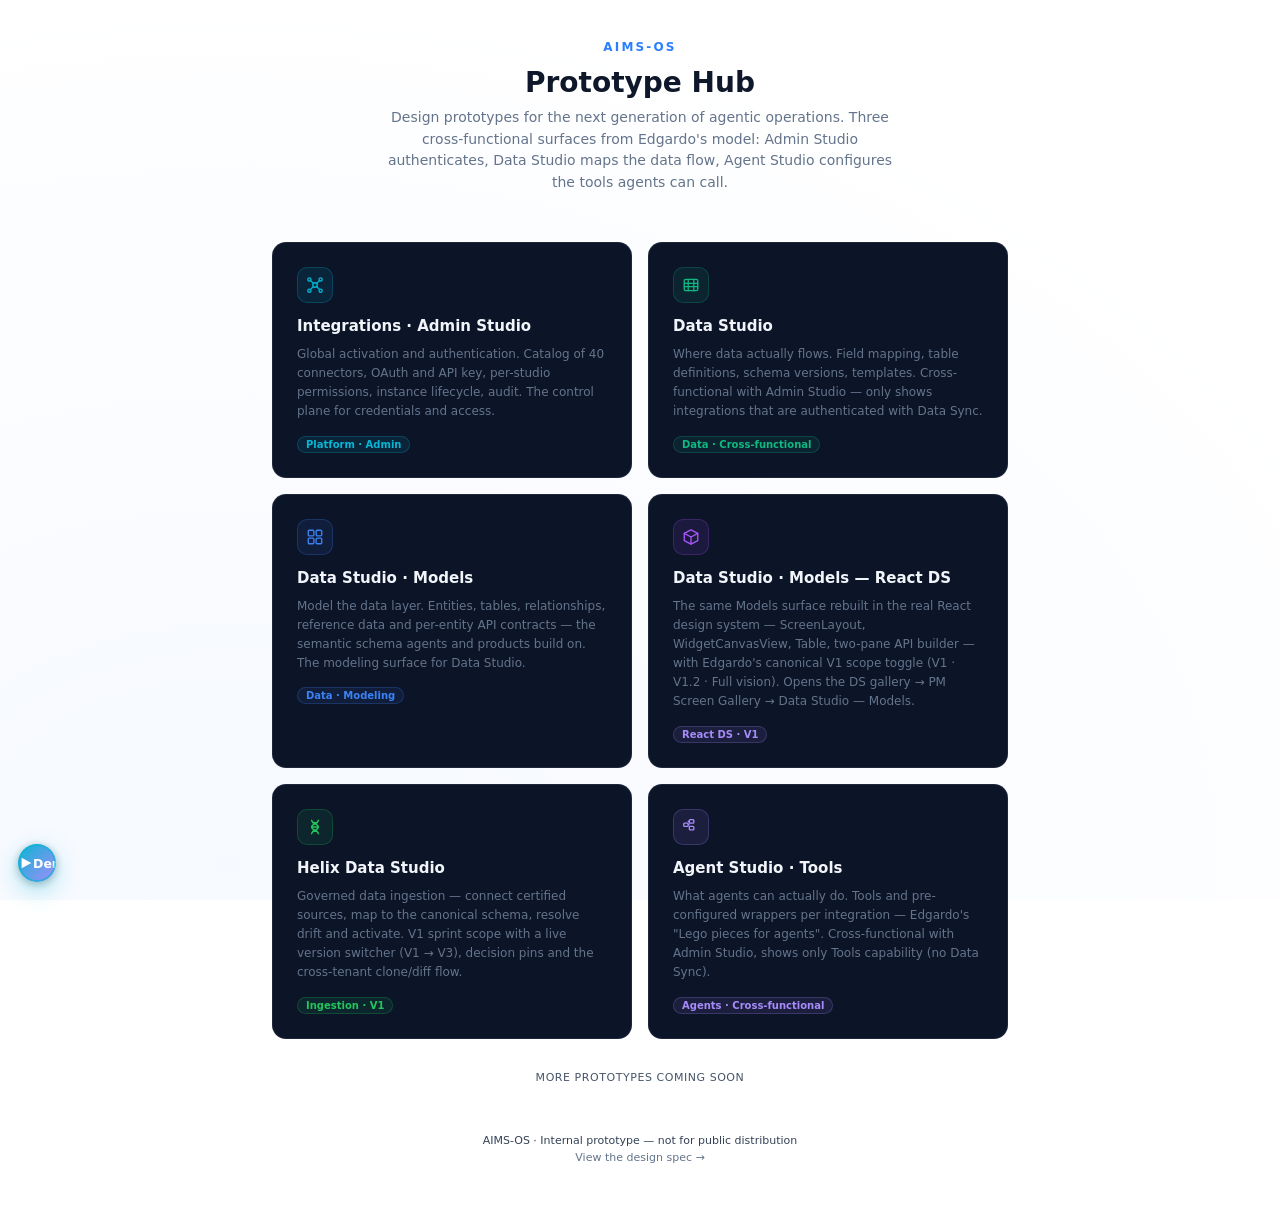
<file: index.html>
<!DOCTYPE html>
<html lang="en">
<head>
  <meta charset="UTF-8"/>
  <meta name="viewport" content="width=device-width,initial-scale=1"/>
  <title>AIMS-OS — Prototype Hub</title>
  <style>
    *{margin:0;padding:0;box-sizing:border-box}
    /* App/Background — from DS Figma (node 12655:211436). Theme-aware:
   dark = diagonal navy gradient · light = subtle blue-white radial glow. */
:root{
  --ds-app-bg-dark: linear-gradient(155.58deg, #020618 14.2%, #0f172b 50%, #020618 85.8%);
  --ds-app-bg-light: radial-gradient(130% 130% at 18% 96%, #f6f9ff 0%, #ffffff 78%);
  --app-bg: var(--ds-app-bg-dark);
  --app-fg: #e2e8f0;
}
@media (prefers-color-scheme: light){ :root{ --app-bg: var(--ds-app-bg-light); --app-fg: #0f172a; } }
html.theme-dark{ --app-bg: var(--ds-app-bg-dark); --app-fg: #e2e8f0; }
html.theme-light{ --app-bg: var(--ds-app-bg-light); --app-fg: #0f172a; }
body{font-family:'Inter',system-ui,sans-serif;background:var(--app-bg);background-attachment:fixed;color:var(--app-fg);min-height:100vh;display:flex;flex-direction:column;align-items:center;justify-content:center;padding:40px 20px}
    .logo{font-size:12px;font-weight:700;letter-spacing:.18em;text-transform:uppercase;color:#2B7FFF;margin-bottom:12px}
    h1{font-size:28px;font-weight:700;color:var(--app-fg);margin-bottom:8px;text-align:center}
    .sub{font-size:14px;color:#64748b;margin-bottom:48px;text-align:center;max-width:520px;line-height:1.55}
    .grid{display:grid;grid-template-columns:repeat(auto-fit,minmax(280px,360px));gap:16px;width:100%;max-width:760px;justify-content:center}
    .card{background:#0c1428;border:1px solid rgba(255,255,255,.08);border-radius:14px;padding:24px;text-decoration:none;color:inherit;transition:border-color .15s,transform .15s;display:flex;flex-direction:column;gap:10px}
    .card:hover{border-color:rgba(6,182,212,.45);transform:translateY(-2px)}
    .card-ico{width:36px;height:36px;border-radius:10px;display:flex;align-items:center;justify-content:center;margin-bottom:4px}
    .card-title{font-size:15px;font-weight:700;color:#f1f5f9}
    .card-desc{font-size:12px;color:#64748b;line-height:1.6}
    .card-tag{display:inline-flex;align-items:center;gap:5px;font-size:10px;font-weight:700;padding:2px 8px;border-radius:20px;margin-top:4px;width:fit-content}
    .tag-cyan{background:rgba(6,182,212,.1);color:#06B6D4;border:1px solid rgba(6,182,212,.22)}
    .tag-emerald{background:rgba(16,185,129,.10);color:#10B981;border:1px solid rgba(16,185,129,.22)}
    .tag-blue{background:rgba(59,130,246,.10);color:#3B82F6;border:1px solid rgba(59,130,246,.22)}
.tag-purple{background:rgba(167,139,250,.10);color:#A78BFA;border:1px solid rgba(167,139,250,.22)}
.tag-green{background:rgba(34,197,94,.10);color:#22C55E;border:1px solid rgba(34,197,94,.22)}
    .coming{margin-top:32px;font-size:11px;color:#475569;letter-spacing:.05em;text-transform:uppercase}
    .ft{margin-top:48px;font-size:11px;color:#334155;text-align:center;line-height:1.6}
    .ft a{color:#64748b;text-decoration:none}
    .ft a:hover{color:#94a3b8}
  </style>
</head>
<body>
  <div class="logo">AIMS-OS</div>
  <h1>Prototype Hub</h1>
  <p class="sub">Design prototypes for the next generation of agentic operations. Three cross-functional surfaces from Edgardo's model: Admin Studio authenticates, Data Studio maps the data flow, Agent Studio configures the tools agents can call.</p>

  <div class="grid">
    <a class="card" href="settings.html">
      <div class="card-ico" style="background:rgba(6,182,212,.1);border:1px solid rgba(6,182,212,.22)">
        <svg width="18" height="18" viewBox="0 0 16 16" fill="none">
          <circle cx="8" cy="8" r="2" stroke="#06B6D4" stroke-width="1.2"/>
          <circle cx="3" cy="3" r="1.4" stroke="#06B6D4" stroke-width="1.2"/>
          <circle cx="13" cy="3" r="1.4" stroke="#06B6D4" stroke-width="1.2"/>
          <circle cx="3" cy="13" r="1.4" stroke="#06B6D4" stroke-width="1.2"/>
          <circle cx="13" cy="13" r="1.4" stroke="#06B6D4" stroke-width="1.2"/>
          <path d="M4.1 4.1l2.5 2.5M11.9 4.1L9.4 6.6M4.1 11.9l2.5-2.5M11.9 11.9L9.4 9.4" stroke="#06B6D4" stroke-width="1.2" stroke-linecap="round"/>
        </svg>
      </div>
      <div class="card-title">Integrations · Admin Studio</div>
      <div class="card-desc">Global activation and authentication. Catalog of 40 connectors, OAuth and API key, per-studio permissions, instance lifecycle, audit. The control plane for credentials and access.</div>
      <span class="card-tag tag-cyan">Platform · Admin</span>
    </a>

    <a class="card" href="data-studio.html">
      <div class="card-ico" style="background:rgba(16,185,129,.10);border:1px solid rgba(16,185,129,.22)">
        <svg width="18" height="18" viewBox="0 0 16 16" fill="none">
          <rect x="2" y="3" width="12" height="10" rx="1.2" stroke="#10B981" stroke-width="1.2"/>
          <path d="M2 6.5h12M2 9.5h12M5.5 3v10M10.5 3v10" stroke="#10B981" stroke-width="1.1" stroke-linecap="round"/>
        </svg>
      </div>
      <div class="card-title">Data Studio</div>
      <div class="card-desc">Where data actually flows. Field mapping, table definitions, schema versions, templates. Cross-functional with Admin Studio — only shows integrations that are authenticated with Data Sync.</div>
      <span class="card-tag tag-emerald">Data · Cross-functional</span>
    </a>

    <a class="card" href="data-studio-models.html">
      <div class="card-ico" style="background:rgba(59,130,246,.10);border:1px solid rgba(59,130,246,.22)">
        <svg width="18" height="18" viewBox="0 0 16 16" fill="none">
          <rect x="2" y="2" width="5" height="5" rx="1" stroke="#3B82F6" stroke-width="1.2"/>
          <rect x="9" y="2" width="5" height="5" rx="1" stroke="#3B82F6" stroke-width="1.2"/>
          <rect x="2" y="9" width="5" height="5" rx="1" stroke="#3B82F6" stroke-width="1.2"/>
          <rect x="9" y="9" width="5" height="5" rx="1" stroke="#3B82F6" stroke-width="1.2"/>
        </svg>
      </div>
      <div class="card-title">Data Studio · Models</div>
      <div class="card-desc">Model the data layer. Entities, tables, relationships, reference data and per-entity API contracts — the semantic schema agents and products build on. The modeling surface for Data Studio.</div>
      <span class="card-tag tag-blue">Data · Modeling</span>
    </a>

    <a class="card" href="models-react/">
      <div class="card-ico" style="background:rgba(168,85,247,.10);border:1px solid rgba(168,85,247,.22)">
        <svg width="18" height="18" viewBox="0 0 16 16" fill="none" stroke="#A855F7" stroke-width="1.2" stroke-linecap="round" stroke-linejoin="round">
          <path d="M8 1.7l6 3.15v6.3L8 14.3 2 11.15v-6.3L8 1.7Z"/>
          <path d="M2 4.85 8 8l6-3.15M8 8v6.3"/>
        </svg>
      </div>
      <div class="card-title">Data Studio · Models — React DS</div>
      <div class="card-desc">The same Models surface rebuilt in the real React design system — ScreenLayout, WidgetCanvasView, Table, two-pane API builder — with Edgardo's canonical V1 scope toggle (V1 · V1.2 · Full vision). Opens the DS gallery → PM Screen Gallery → Data Studio — Models.</div>
      <span class="card-tag tag-purple">React DS · V1</span>
    </a>

    <a class="card" href="helix-data-studio.html">
      <div class="card-ico" style="background:rgba(34,197,94,.10);border:1px solid rgba(34,197,94,.22)">
        <svg width="18" height="18" viewBox="0 0 16 16" fill="none" stroke="#22C55E" stroke-width="1.2" stroke-linecap="round" stroke-linejoin="round">
          <path d="M5 2c0 3 6 3 6 6s-6 3-6 6"/>
          <path d="M11 2c0 3-6 3-6 6s6 3 6 6"/>
          <path d="M6 4.2h4M5.2 8h5.6M6 11.8h4"/>
        </svg>
      </div>
      <div class="card-title">Helix Data Studio</div>
      <div class="card-desc">Governed data ingestion — connect certified sources, map to the canonical schema, resolve drift and activate. V1 sprint scope with a live version switcher (V1 → V3), decision pins and the cross-tenant clone/diff flow.</div>
      <span class="card-tag tag-green">Ingestion · V1</span>
    </a>

    <a class="card" href="agent-tools.html">
      <div class="card-ico" style="background:rgba(167,139,250,.10);border:1px solid rgba(167,139,250,.22)">
        <svg width="18" height="18" viewBox="0 0 16 16" fill="none">
          <rect x="1.5" y="4.5" width="4" height="3" rx=".8" stroke="#A78BFA" stroke-width="1.2"/>
          <rect x="6.5" y="1.5" width="4" height="3" rx=".8" stroke="#A78BFA" stroke-width="1.2"/>
          <rect x="6.5" y="7.5" width="4" height="3" rx=".8" stroke="#A78BFA" stroke-width="1.2"/>
          <path d="M5.5 6h1M5.5 3H6a.5.5 0 01.5.5v1" stroke="#A78BFA" stroke-width="1" stroke-linecap="round"/>
        </svg>
      </div>
      <div class="card-title">Agent Studio · Tools</div>
      <div class="card-desc">What agents can actually do. Tools and pre-configured wrappers per integration — Edgardo's "Lego pieces for agents". Cross-functional with Admin Studio, shows only Tools capability (no Data Sync).</div>
      <span class="card-tag tag-purple">Agents · Cross-functional</span>
    </a>
  </div>

  <p class="coming">More prototypes coming soon</p>

  <p class="ft">
    AIMS-OS · Internal prototype — not for public distribution<br>
    <a href="docs/spec.md">View the design spec →</a>
  </p>
<!-- ===== AIMS-OS Demo WalkMe (guided tour) ===== -->
<style>
/* Floating trigger (bottom-left; label swaps Demo <-> Continue) */
.tour-trigger{
  position:fixed; bottom:18px; left:18px; z-index:80;
  display:inline-flex; align-items:center; gap:0; padding:0; height:38px; width:38px;
  border-radius:9999px; background:linear-gradient(135deg,#06B6D4 0%,#A78BFA 100%);
  color:#fff; border:none; cursor:pointer; font-family:inherit; font-size:12.5px; font-weight:600;
  white-space:nowrap; overflow:hidden;
  box-shadow:0 8px 24px rgba(6,182,212,.36), 0 2px 8px rgba(0,0,0,.28);
  transition:width .22s cubic-bezier(.18,.84,.34,1.1), gap .22s, padding .22s, transform .15s, box-shadow .15s;
}
.tour-trigger:hover, .tour-trigger:focus-visible{
  width:112px; gap:6px; padding:0 16px 0 12px; transform:translateY(-2px);
  box-shadow:0 14px 32px rgba(6,182,212,.50), 0 4px 12px rgba(0,0,0,.36); outline:none;
}
.tour-trigger svg{flex-shrink:0; margin-left:1px}
.tour-trigger-pulse{position:absolute; inset:0; border-radius:inherit; border:2px solid rgba(6,182,212,.6); animation:tourPulse 2s ease-out infinite; pointer-events:none}
.tour-trigger.seen .tour-trigger-pulse{display:none}
.tour-trigger.tour-active{display:none}
@keyframes tourPulse{0%{transform:scale(1);opacity:.8}100%{transform:scale(1.25);opacity:0}}
@media (max-width:520px){.tour-trigger{bottom:14px; left:14px}}

/* Interactive mask = 4 dim strips around the target (leaves a clickable hole) */
.tour-mask{position:fixed; z-index:150; background:rgba(4,8,18,.55); pointer-events:auto; display:none}
.tour-mask.active{display:block}
html.theme-light .tour-mask{background:rgba(15,23,42,.32)}

/* Spotlight ring — sits over the hole, never blocks clicks */
.tour-spotlight{
  position:fixed; z-index:155; pointer-events:none; border-radius:14px; border:2px solid var(--cyan,#06B6D4);
  box-shadow:0 0 0 4px rgba(6,182,212,.18), 0 0 32px rgba(6,182,212,.55), 0 0 64px rgba(6,182,212,.25);
  background:transparent; transition:all .28s cubic-bezier(.4,0,.2,1); opacity:0;
}
.tour-spotlight.active{opacity:1; animation:tourSpotlightPulse 2s ease-in-out infinite}
@keyframes tourSpotlightPulse{
  0%,100%{box-shadow:0 0 0 4px rgba(6,182,212,.18), 0 0 32px rgba(6,182,212,.55), 0 0 64px rgba(6,182,212,.25)}
  50%{box-shadow:0 0 0 6px rgba(6,182,212,.28), 0 0 48px rgba(6,182,212,.70), 0 0 96px rgba(6,182,212,.35)}
}
html.theme-light .tour-spotlight{border-color:var(--accent,#2B7FFF); box-shadow:0 0 0 4px rgba(43,127,255,.18), 0 0 32px rgba(43,127,255,.50), 0 0 64px rgba(43,127,255,.20)}

/* Popover */
.tour-popover{
  position:fixed; z-index:160; width:360px; max-width:calc(100vw - 32px);
  background:linear-gradient(180deg, rgba(20,28,48,.98) 0%, rgba(13,19,35,.98) 100%);
  border:1px solid var(--line-strong,rgba(255,255,255,.14)); border-radius:var(--r12,12px); backdrop-filter:blur(24px) saturate(1.8);
  box-shadow:0 16px 48px rgba(0,0,0,.55), 0 0 0 1px rgba(255,255,255,.04); padding:18px 20px;
  opacity:0; transform:scale(.96) translateY(4px); pointer-events:none;
  transition:opacity .2s ease-out, transform .25s cubic-bezier(.34,1.56,.64,1);
}
.tour-popover.active{opacity:1; transform:scale(1) translateY(0); pointer-events:auto}
html.theme-light .tour-popover{background:linear-gradient(180deg,#FFF 0%,#FAFBFC 100%); box-shadow:0 16px 48px rgba(15,23,42,.18), 0 0 0 1px rgba(15,23,42,.04)}
/* Responsive: dock as a bottom sheet on narrow screens */
.tour-popover.is-sheet{left:8px !important; right:8px; top:auto !important; bottom:8px; width:auto; max-width:none}
.tour-popover-header{display:flex; align-items:center; gap:8px; margin-bottom:8px}
.tour-popover-step{font-size:10.5px; font-weight:700; letter-spacing:.10em; text-transform:uppercase; color:var(--cyan,#06B6D4); padding:2px 8px; border-radius:10px; background:rgba(6,182,212,.10); border:1px solid rgba(6,182,212,.25)}
.tour-popover-restart{background:transparent; border:none; cursor:pointer; color:var(--t3,rgba(255,255,255,.38)); font-size:11px; padding:4px 6px; border-radius:5px; font-family:inherit}
.tour-popover-restart:hover{background:var(--hover,rgba(255,255,255,.04)); color:var(--t1,rgba(255,255,255,.92))}
.tour-popover-skip{margin-left:auto; background:transparent; border:none; cursor:pointer; color:var(--t3,rgba(255,255,255,.38)); font-size:11px; padding:4px 8px; border-radius:5px; font-family:inherit}
.tour-popover-skip:hover{background:var(--hover,rgba(255,255,255,.04)); color:var(--t1,rgba(255,255,255,.92))}
.tour-popover-title{font-size:16px; font-weight:700; color:var(--t1,rgba(255,255,255,.92)); line-height:1.3; margin-bottom:8px}
.tour-popover-body{font-size:13px; line-height:1.6; color:var(--t2,rgba(255,255,255,.60)); margin-bottom:16px}
.tour-popover-body strong,.tour-popover-body b{color:var(--t1,rgba(255,255,255,.92)); font-weight:600}
.tour-popover-body code{font-family:'SF Mono',Menlo,monospace; font-size:12px; background:rgba(6,182,212,.10); color:var(--cyan,#06B6D4); padding:1.5px 5px; border-radius:4px}
.tour-popover-footer{display:flex; align-items:center; gap:10px; padding-top:12px; border-top:1px solid var(--line,rgba(255,255,255,.10))}
.tour-progress{display:inline-flex; gap:4px; flex:1}
.tour-progress-dot{width:6px; height:6px; border-radius:50%; background:var(--hover-strong,rgba(255,255,255,.08)); transition:background .15s, transform .15s}
.tour-progress-dot.current{background:var(--cyan,#06B6D4); transform:scale(1.4)}
.tour-progress-dot.done{background:rgba(6,182,212,.45)}
.tour-btn{padding:7px 14px; font-size:12.5px; font-weight:600; border-radius:var(--r6,6px); cursor:pointer; border:none; font-family:inherit; transition:.14s}
.tour-btn-prev{background:transparent; color:var(--t2,rgba(255,255,255,.60)); border:1px solid var(--line,rgba(255,255,255,.10))}
.tour-btn-prev:hover{background:var(--hover,rgba(255,255,255,.04)); color:var(--t1,rgba(255,255,255,.92))}
.tour-btn-next{background:linear-gradient(135deg,#06B6D4 0%,#155DFC 100%); color:#fff; box-shadow:0 2px 8px rgba(6,182,212,.30)}
.tour-btn-next:hover{transform:translateY(-1px)}

/* Visually-hidden live region (screen-reader step announcements) */
.tour-sr-only{position:absolute; width:1px; height:1px; padding:0; margin:-1px; overflow:hidden; clip:rect(0 0 0 0); white-space:nowrap; border:0}

/* Accessibility: honor reduced-motion */
@media (prefers-reduced-motion: reduce){
  .tour-spotlight, .tour-spotlight.active{animation:none; transition:none}
  .tour-popover{transition:none; transform:none}
  .tour-trigger-pulse{display:none}
}
</style>



<button class="tour-trigger" id="tourTrigger" onclick="startTour()" aria-label="Start product demo">
  <span class="tour-trigger-pulse"></span>
  <svg width="14" height="14" viewBox="0 0 16 16" fill="none"><path d="M3 2l11 6-11 6V2z" fill="currentColor"/></svg>
  <span class="tour-trigger-label">Demo</span>
</button>
<div class="tour-mask" id="tourMaskT"></div>
<div class="tour-mask" id="tourMaskR"></div>
<div class="tour-mask" id="tourMaskB"></div>
<div class="tour-mask" id="tourMaskL"></div>
<div class="tour-spotlight" id="tourSpotlight"></div>
<div class="tour-popover" id="tourPopover" role="dialog" aria-modal="true" aria-labelledby="tourTitle"></div>
<div class="tour-sr-only" id="tourLive" aria-live="polite" aria-atomic="true"></div>



<script>
/* --- Author these for THIS surface. target = real selector; route = real hash. --- */
const TOUR_STEPS = [
  { title:'AIMS-OS Prototype Hub', body:'Three cross-functional surfaces from the engineering model. About 30 seconds — use <strong>&larr; &rarr;</strong> or the buttons.' },
  { title:'Admin Studio · Integrations', body:'Global activation and authentication — the control plane for credentials, access and audit.', target:'.grid > a:nth-child(1)', scrollToTarget:true },
  { title:'Data Studio', body:'Where data actually flows — field mapping, tables, schema versions. Cross-functional with Admin Studio.', target:'.grid > a:nth-child(2)', scrollToTarget:true },
  { title:'Agent Studio · Tools', body:'What agents can actually do — tools and wrappers per integration.', target:'.grid > a:nth-child(3)', scrollToTarget:true },
  { title:'Pick a surface', body:'Open any card to explore its prototype. Press <strong>Esc</strong> to exit the tour.' }
];

const TOUR_LS_STEP = 'aims-tour-step';   // resume pointer
const TOUR_LS_DONE = 'aims-tour-seen';   // completed once
let tourState = { active:false, stepIndex:0 };
let _tourLastFocus = null;

function _tourSave(){ try{ localStorage.setItem(TOUR_LS_STEP, String(tourState.stepIndex)); }catch(e){} }
function _tourClearProgress(){ try{ localStorage.removeItem(TOUR_LS_STEP); localStorage.setItem(TOUR_LS_DONE,'1'); }catch(e){} }

function startTour(){                 // resume where left off, else step 1
  let i = 0;
  try{ const s = localStorage.getItem(TOUR_LS_STEP); if (s!=null && +s>0 && +s<TOUR_STEPS.length) i = +s; }catch(e){}
  startTourAt(i);
}
function restartTour(){ startTourAt(0); }
function startTourAt(i){
  tourState = { active:true, stepIndex: Math.max(0, Math.min(i|0, TOUR_STEPS.length-1)) };
  _tourLastFocus = document.activeElement;
  const t = document.getElementById('tourTrigger'); if (t) t.classList.add('tour-active');
  paintTourStep();
}
function endTour(finished){
  tourState.active = false;
  const t = document.getElementById('tourTrigger'); if (t){ t.classList.remove('tour-active'); t.classList.add('seen'); }
  ['tourMaskT','tourMaskR','tourMaskB','tourMaskL'].forEach(id=>{ const e=document.getElementById(id); if(e) e.classList.remove('active'); });
  const sp=document.getElementById('tourSpotlight'); if(sp) sp.classList.remove('active');
  const po=document.getElementById('tourPopover'); if(po) po.classList.remove('active');
  finished ? _tourClearProgress() : _tourSave();
  const sw=document.getElementById('studioSwitcher'); if(sw){ sw.classList.remove('open'); sw.setAttribute('aria-hidden','true'); }
  _tourRefreshTriggerLabel();
  if (_tourLastFocus && _tourLastFocus.focus){ try{ _tourLastFocus.focus(); }catch(e){} }
}
function tourNext(){ if (tourState.stepIndex>=TOUR_STEPS.length-1){ endTour(true); return; } tourState.stepIndex++; _tourSave(); paintTourStep(); }
function tourPrev(){ if (tourState.stepIndex<=0) return; tourState.stepIndex--; _tourSave(); paintTourStep(); }

function paintTourStep(){
  if (!tourState.active) return;
  const step = TOUR_STEPS[tourState.stepIndex];
  const isFirst = tourState.stepIndex===0, isLast = tourState.stepIndex===TOUR_STEPS.length-1;

  /* --- Orchestration hooks (all guarded — drop the ones this surface lacks) --- */
  if (step.mode && typeof state==='object' && state.mode!==step.mode){
    state.mode=step.mode; try{ localStorage.setItem('aims_mode',step.mode); }catch(e){}
    document.documentElement.classList.toggle('mode-operate', step.mode==='operate');
    if (typeof paintModeToggle==='function') paintModeToggle();
  }
  if (step.persona && typeof state==='object' && state.persona!==step.persona){
    state.persona=step.persona; try{ localStorage.setItem('aims_persona',step.persona); }catch(e){}
    if (typeof paintPersonaPill==='function') paintPersonaPill();
  }
  const sw=document.getElementById('studioSwitcher');
  if (sw){ if (step.openSwitcher){ sw.classList.add('open'); sw.setAttribute('aria-hidden','false'); }
           else if (sw.classList.contains('open')){ sw.classList.remove('open'); sw.setAttribute('aria-hidden','true'); } }
  if (step.route && location.hash!==step.route){ location.hash=step.route; }
  else if (step.route && step.mode && typeof route==='function'){ route(); }
  if (step.detailTab && typeof setDetailTab==='function'){
    setTimeout(()=>{ const slug=location.hash.split('/')[2]; if (slug) setDetailTab(slug, step.detailTab); }, 100);
  }

  setTimeout(()=>{
    const popover=document.getElementById('tourPopover'), spotlight=document.getElementById('tourSpotlight');
    popover.innerHTML = `
      <div class="tour-popover-header">
        <span class="tour-popover-step">Step ${tourState.stepIndex+1} of ${TOUR_STEPS.length}</span>
        ${!isFirst ? `<button class="tour-popover-restart" onclick="restartTour()">Restart</button>` : ''}
        <button class="tour-popover-skip" onclick="endTour(false)">Skip tour</button>
      </div>
      <div class="tour-popover-title" id="tourTitle">${step.title}</div>
      <div class="tour-popover-body">${step.body}</div>
      <div class="tour-popover-footer">
        <div class="tour-progress">${TOUR_STEPS.map((_,i)=>`<div class="tour-progress-dot ${i===tourState.stepIndex?'current':i<tourState.stepIndex?'done':''}"></div>`).join('')}</div>
        ${!isFirst ? `<button class="tour-btn tour-btn-prev" onclick="tourPrev()">← Back</button>` : ''}
        <button class="tour-btn tour-btn-next" onclick="${isLast?'endTour(true)':'tourNext()'}">${isLast?'Finish':'Next →'}</button>
      </div>`;

    const targetEl = step.target ? document.querySelector(step.target) : null;
    if (targetEl){
      if (step.scrollToTarget){
        const sc=document.querySelector('.content'); const r=targetEl.getBoundingClientRect();
        if (sc){ sc.scrollBy({ top:r.top - sc.getBoundingClientRect().top - 80, behavior:'smooth' }); }
        else { targetEl.scrollIntoView({ behavior:'smooth', block:'start' }); }
      }
      const place = ()=>{ _tourPlace(targetEl.getBoundingClientRect(), popover, spotlight); };
      setTimeout(place, step.scrollToTarget ? 700 : 50);
      if (step.scrollToTarget) setTimeout(place, 1100);
    } else {
      _tourMaskFull(); spotlight.classList.remove('active'); _tourCenter(popover);
    }

    // a11y: announce + move focus into popover
    const live=document.getElementById('tourLive'); if (live) live.textContent=`Step ${tourState.stepIndex+1} of ${TOUR_STEPS.length}. ${step.title}`;
    const nextBtn=popover.querySelector('.tour-btn-next'); if (nextBtn) setTimeout(()=>nextBtn.focus(), 60);
  }, step.route ? 250 : 50);
}

/* Position spotlight ring + 4-strip mask (click-through hole) + popover */
function _tourPlace(rect, popover, spotlight){
  const pad=6;
  spotlight.style.left=(rect.left-pad)+'px'; spotlight.style.top=(rect.top-pad)+'px';
  spotlight.style.width=(rect.width+pad*2)+'px'; spotlight.style.height=(rect.height+pad*2)+'px';
  spotlight.classList.add('active');
  _tourMask(rect, pad);
  if (window.innerWidth < 560){ popover.classList.add('is-sheet'); popover.classList.add('active'); return; }
  popover.classList.remove('is-sheet');
  const pw=360, ph=popover.offsetHeight||280, m=16, W=window.innerWidth, H=window.innerHeight;
  let top, left;
  if (rect.bottom+ph+m < H){ top=rect.bottom+16; left=Math.min(Math.max(rect.left,16), W-pw-16); }
  else if (rect.top-ph-m > 0){ top=rect.top-ph-16; left=Math.min(Math.max(rect.left,16), W-pw-16); }
  else { top=(H-ph)/2; left=(W-pw)/2; }
  popover.style.left=left+'px'; popover.style.top=top+'px'; popover.classList.add('active');
}
function _tourMask(rect, pad){
  const W=window.innerWidth, H=window.innerHeight;
  const top=Math.max(0,rect.top-pad), bot=Math.min(H,rect.bottom+pad), lft=Math.max(0,rect.left-pad), rgt=Math.min(W,rect.right+pad);
  const set=(id,l,t,w,h)=>{ const e=document.getElementById(id); e.style.left=l+'px'; e.style.top=t+'px'; e.style.width=Math.max(0,w)+'px'; e.style.height=Math.max(0,h)+'px'; e.classList.add('active'); };
  set('tourMaskT',0,0,W,top);
  set('tourMaskB',0,bot,W,H-bot);
  set('tourMaskL',0,top,lft,bot-top);
  set('tourMaskR',rgt,top,W-rgt,bot-top);
}
function _tourMaskFull(){
  const T=document.getElementById('tourMaskT'); T.style.left='0'; T.style.top='0'; T.style.width='100vw'; T.style.height='100vh'; T.classList.add('active');
  ['tourMaskR','tourMaskB','tourMaskL'].forEach(id=>{ const e=document.getElementById(id); e.classList.remove('active'); });
}
function _tourCenter(popover){
  if (window.innerWidth < 560){ popover.classList.add('is-sheet'); popover.classList.add('active'); return; }
  popover.classList.remove('is-sheet');
  popover.style.left=((window.innerWidth-360)/2)+'px'; popover.style.top=((window.innerHeight-(popover.offsetHeight||280))/2)+'px';
  popover.classList.add('active');
}

/* Keyboard nav (arrows / esc) */
document.addEventListener('keydown',(e)=>{
  if (!tourState.active) return;
  if (e.key==='Escape'){ endTour(false); }
  else if (e.key==='ArrowRight'){ e.preventDefault(); tourNext(); }
  else if (e.key==='ArrowLeft'){ e.preventDefault(); tourPrev(); }
});
/* Focus-trap: keep Tab inside the popover while the tour is active */
document.addEventListener('keydown',(e)=>{
  if (!tourState.active || e.key!=='Tab') return;
  const po=document.getElementById('tourPopover');
  const f=po.querySelectorAll('button,[href],input,select,textarea,[tabindex]:not([tabindex="-1"])');
  if (!f.length) return;
  const first=f[0], last=f[f.length-1];
  if (e.shiftKey && document.activeElement===first){ e.preventDefault(); last.focus(); }
  else if (!e.shiftKey && document.activeElement===last){ e.preventDefault(); first.focus(); }
});

/* Trigger label reflects resume state ("Continue" vs "Demo") */
function _tourRefreshTriggerLabel(){
  const t=document.getElementById('tourTrigger'); if (!t) return;
  const label=t.querySelector('.tour-trigger-label');
  let saved=null; try{ saved=localStorage.getItem(TOUR_LS_STEP); }catch(e){}
  if (saved!=null && +saved>0 && +saved<TOUR_STEPS.length){ if (label) label.textContent='Continue'; t.classList.add('seen'); }
  else { if (label) label.textContent='Demo'; try{ if (localStorage.getItem(TOUR_LS_DONE)) t.classList.add('seen'); }catch(e){} }
}

/* Init: deep-link ?tour=N (1-based) auto-starts at that step; else set label */
(function tourInit(){
  _tourRefreshTriggerLabel();
  try{
    const q=new URLSearchParams(window.location.search).get('tour');
    if (q!=null){ const n=parseInt(q,10); if (!isNaN(n)){ startTourAt(Math.max(0,n-1)); } }
  }catch(e){}
})();
</script>

</body>
</html>
</file>
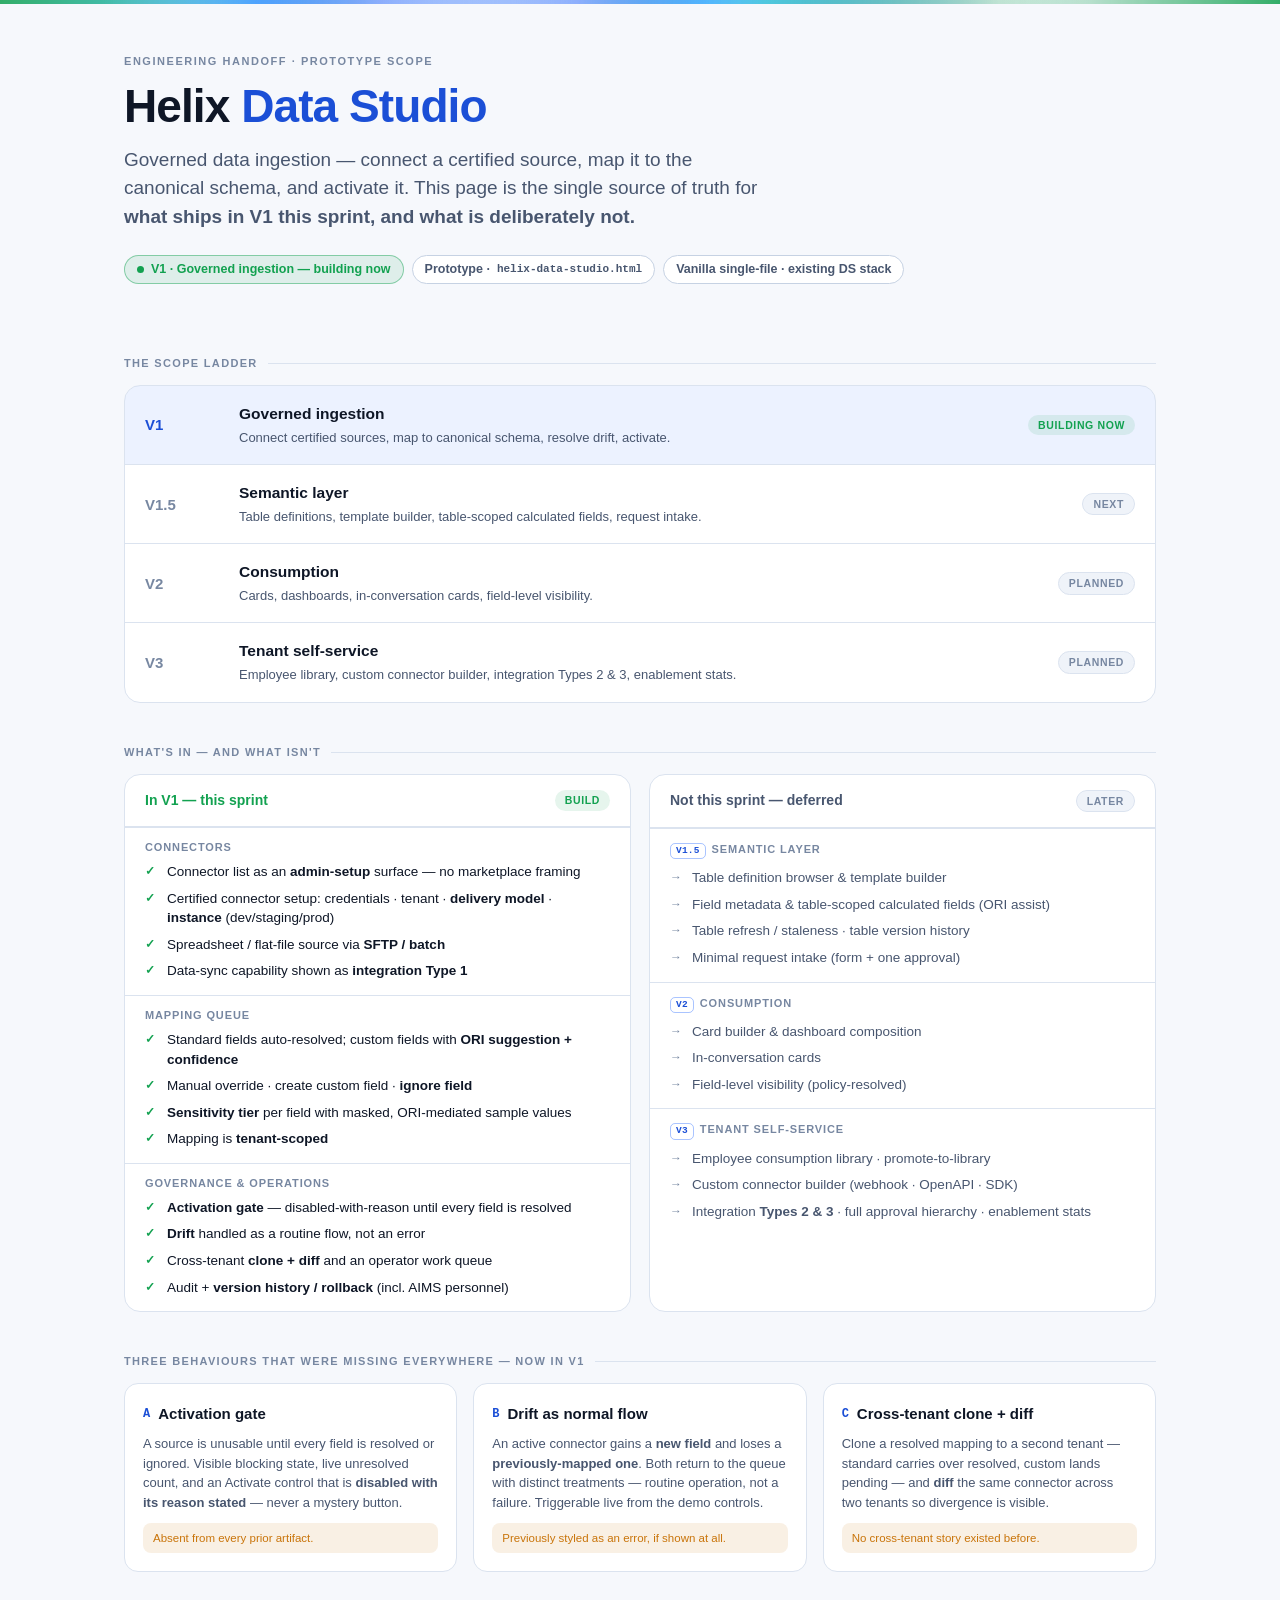
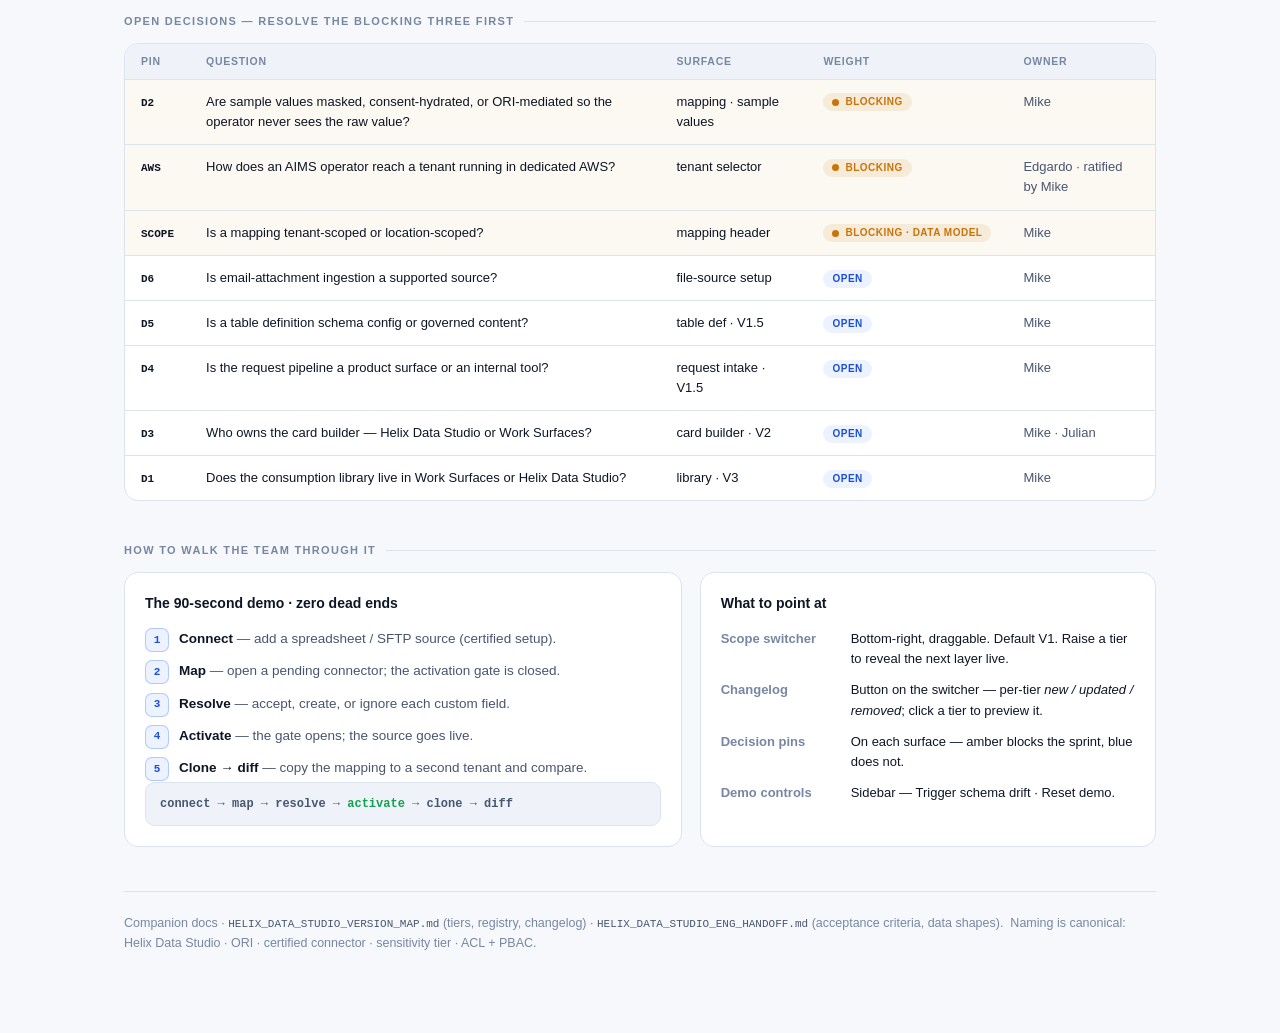
<file: helix-scope.html>
<!doctype html>
<html lang="en">
<head>
<meta charset="utf-8">
<meta name="viewport" content="width=device-width, initial-scale=1">
<title>Helix Data Studio — Engineering Scope</title>
<style>
  :root{
    --ground:#f6f8fc; --surface:#ffffff; --surface-2:#eff3f9; --raise:#ffffff;
    --ink:#0e1626; --ink-2:#48566f; --ink-3:#7787a1;
    --line:#dbe3ef; --line-2:#c6d2e3;
    --accent:#2b6bff; --accent-ink:#1b4fd6; --accent-bg:rgba(43,107,255,.09);
    --good:#12a150; --good-bg:rgba(18,161,80,.10);
    --warn:#c9740a; --warn-bg:rgba(201,116,10,.11);
    --mono:ui-monospace,"SF Mono",Menlo,Consolas,monospace;
    --sans:-apple-system,BlinkMacSystemFont,"Segoe UI",Roboto,Helvetica,Arial,sans-serif;
    --maxw:1080px;
  }
  @media (prefers-color-scheme:dark){
    :root{
      --ground:#080d18; --surface:#0f1829; --surface-2:#0c1424; --raise:#131f36;
      --ink:#e9f0fb; --ink-2:#9db0cc; --ink-3:#66788f;
      --line:#1d2a41; --line-2:#26364f;
      --accent:#5b93ff; --accent-ink:#8fb4ff; --accent-bg:rgba(91,147,255,.12);
      --good:#35d07f; --good-bg:rgba(53,208,127,.12);
      --warn:#f4b13a; --warn-bg:rgba(244,177,58,.13);
    }
  }
  :root[data-theme="light"]{
    --ground:#f6f8fc; --surface:#ffffff; --surface-2:#eff3f9; --raise:#ffffff;
    --ink:#0e1626; --ink-2:#48566f; --ink-3:#7787a1; --line:#dbe3ef; --line-2:#c6d2e3;
    --accent:#2b6bff; --accent-ink:#1b4fd6; --accent-bg:rgba(43,107,255,.09);
    --good:#12a150; --good-bg:rgba(18,161,80,.10); --warn:#c9740a; --warn-bg:rgba(201,116,10,.11);
  }
  :root[data-theme="dark"]{
    --ground:#080d18; --surface:#0f1829; --surface-2:#0c1424; --raise:#131f36;
    --ink:#e9f0fb; --ink-2:#9db0cc; --ink-3:#66788f; --line:#1d2a41; --line-2:#26364f;
    --accent:#5b93ff; --accent-ink:#8fb4ff; --accent-bg:rgba(91,147,255,.12);
    --good:#35d07f; --good-bg:rgba(53,208,127,.12); --warn:#f4b13a; --warn-bg:rgba(244,177,58,.13);
  }

  *{box-sizing:border-box}
  body{margin:0;background:var(--ground);color:var(--ink);font-family:var(--sans);
    font-size:15px;line-height:1.55;-webkit-font-smoothing:antialiased}
  .wrap{max-width:var(--maxw);margin:0 auto;padding:0 24px 80px}
  a{color:var(--accent-ink);text-decoration:none;border-bottom:1px solid transparent}
  a:hover{border-bottom-color:currentColor}
  code,.mono{font-family:var(--mono);font-size:.88em}
  h1,h2,h3{text-wrap:balance;margin:0}
  .eyebrow{font:600 11px/1 var(--sans);letter-spacing:.14em;text-transform:uppercase;color:var(--ink-3)}
  .sect-label{font:700 11px/1 var(--sans);letter-spacing:.12em;text-transform:uppercase;color:var(--ink-3);
    display:flex;align-items:center;gap:10px;margin:0 0 16px}
  .sect-label::after{content:"";flex:1;height:1px;background:var(--line)}

  /* helix rail */
  .rail{height:4px;background:
     linear-gradient(90deg,transparent,var(--accent) 20%,transparent 45%,var(--good) 60%,transparent 85%),
     linear-gradient(90deg,var(--good) 8%,transparent 30%,var(--accent) 55%,transparent 78%,var(--good));
     background-blend-mode:screen;opacity:.85}

  /* header */
  header{padding:52px 0 30px}
  header .eyebrow{margin-bottom:16px}
  h1{font-size:clamp(30px,5vw,46px);font-weight:800;letter-spacing:-.02em;line-height:1.02}
  h1 .glow{color:var(--accent-ink)}
  .thesis{font-size:clamp(16px,2.4vw,19px);color:var(--ink-2);max-width:60ch;margin:16px 0 24px;line-height:1.5}
  .metae{display:flex;flex-wrap:wrap;gap:8px}
  .chip{display:inline-flex;align-items:center;gap:7px;font:600 12.5px/1 var(--sans);
    padding:7px 12px;border-radius:999px;border:1px solid var(--line-2);background:var(--surface);color:var(--ink-2)}
  .chip.now{color:var(--good);border-color:color-mix(in srgb,var(--good) 45%,transparent);background:var(--good-bg)}
  .dot{width:7px;height:7px;border-radius:50%;background:currentColor}

  /* ladder */
  .ladder{display:grid;grid-template-columns:1fr;gap:0;margin-top:8px;
    border:1px solid var(--line);border-radius:16px;overflow:hidden;background:var(--surface)}
  .rung{display:grid;grid-template-columns:78px 1fr auto;align-items:center;gap:16px;
    padding:16px 20px;border-top:1px solid var(--line)}
  .rung:first-child{border-top:0}
  .rung.on{background:var(--accent-bg)}
  .rung-v{font:800 15px/1 var(--sans);color:var(--ink-3)}
  .rung.on .rung-v{color:var(--accent-ink)}
  .rung-name{font-weight:700;font-size:15.5px}
  .rung-desc{color:var(--ink-2);font-size:13px;margin-top:2px}
  .status{font:700 10.5px/1 var(--sans);letter-spacing:.06em;text-transform:uppercase;
    padding:5px 10px;border-radius:999px;white-space:nowrap}
  .status.build{color:var(--good);background:var(--good-bg)}
  .status.plan{color:var(--ink-3);background:var(--surface-2);border:1px solid var(--line)}

  /* the IN / OUT board */
  .board{display:grid;grid-template-columns:1fr 1fr;gap:18px;margin-top:8px}
  .col{border:1px solid var(--line);border-radius:16px;background:var(--surface);overflow:hidden}
  .col-h{display:flex;align-items:center;gap:10px;padding:15px 20px;border-bottom:1px solid var(--line);
    font-weight:800;font-size:14px}
  .col-h .tag{margin-left:auto;font:700 10.5px/1 var(--sans);letter-spacing:.06em;text-transform:uppercase;
    padding:5px 10px;border-radius:999px}
  .col.in .col-h{color:var(--good)}
  .col.in .tag{color:var(--good);background:var(--good-bg)}
  .col.out .col-h{color:var(--ink-2)}
  .col.out .tag{color:var(--ink-3);background:var(--surface-2);border:1px solid var(--line)}
  .grp{padding:14px 20px;border-top:1px solid var(--line)}
  .grp:first-of-type{border-top:0}
  .grp-t{font:700 11px/1 var(--sans);letter-spacing:.08em;text-transform:uppercase;color:var(--ink-3);margin-bottom:9px}
  ul.items{list-style:none;margin:0;padding:0;display:flex;flex-direction:column;gap:7px}
  ul.items li{position:relative;padding-left:22px;font-size:13.5px;color:var(--ink);line-height:1.45}
  ul.items li::before{position:absolute;left:0;top:1px;font-size:12px}
  .col.in ul.items li::before{content:"✓";color:var(--good);font-weight:800}
  .col.out ul.items li::before{content:"→";color:var(--ink-3)}
  .col.out ul.items li{color:var(--ink-2)}
  .vpill{display:inline-block;font:800 9.5px/1.5 var(--mono);letter-spacing:.02em;color:var(--accent-ink);
    border:1px solid color-mix(in srgb,var(--accent) 40%,transparent);border-radius:5px;padding:0 5px;margin-right:6px}

  /* behaviors */
  .beh{display:grid;grid-template-columns:repeat(3,1fr);gap:16px}
  .card{border:1px solid var(--line);border-radius:14px;background:var(--surface);padding:18px}
  .card h3{font-size:15px;font-weight:800;display:flex;align-items:center;gap:8px}
  .card .n{font:800 12px/1 var(--mono);color:var(--accent-ink)}
  .card p{color:var(--ink-2);font-size:13px;margin:9px 0 0;line-height:1.5}
  .card .miss{margin-top:11px;font-size:11.5px;color:var(--warn);background:var(--warn-bg);
    border-radius:8px;padding:7px 10px;line-height:1.4}

  /* decisions table */
  .tbl-wrap{border:1px solid var(--line);border-radius:14px;overflow:hidden;background:var(--surface)}
  table{width:100%;border-collapse:collapse;font-size:13px}
  th,td{text-align:left;padding:12px 16px;border-top:1px solid var(--line);vertical-align:top}
  th{font:700 10.5px/1 var(--sans);letter-spacing:.07em;text-transform:uppercase;color:var(--ink-3);border-top:0;background:var(--surface-2)}
  td .pin{font:800 11px/1 var(--mono);color:var(--ink)}
  .w{display:inline-flex;align-items:center;gap:6px;font:700 10px/1 var(--sans);letter-spacing:.05em;
    text-transform:uppercase;padding:4px 9px;border-radius:999px;white-space:nowrap}
  .w.block{color:var(--warn);background:var(--warn-bg)}
  .w.open{color:var(--accent-ink);background:var(--accent-bg)}
  tr.blocking td{background:color-mix(in srgb,var(--warn) 5%,transparent)}
  .owner{color:var(--ink-2)}

  /* explore steps */
  .explore{display:grid;grid-template-columns:1.1fr .9fr;gap:18px}
  .panel{border:1px solid var(--line);border-radius:14px;background:var(--surface);padding:20px}
  .panel h3{font-size:14px;font-weight:800;margin-bottom:14px}
  .steps{counter-reset:s;list-style:none;margin:0;padding:0;display:flex;flex-direction:column;gap:12px}
  .steps li{counter-increment:s;position:relative;padding-left:34px;font-size:13.5px;color:var(--ink-2);line-height:1.5}
  .steps li::before{content:counter(s);position:absolute;left:0;top:-1px;width:22px;height:22px;border-radius:7px;
    display:grid;place-items:center;font:800 11px/1 var(--mono);color:var(--accent-ink);
    background:var(--accent-bg);border:1px solid color-mix(in srgb,var(--accent) 30%,transparent)}
  .steps li b{color:var(--ink)}
  .kv{display:flex;flex-direction:column;gap:11px}
  .kv .row{display:flex;gap:12px;font-size:13px}
  .kv .k{min-width:118px;color:var(--ink-3);font-weight:600}
  .kv .v{color:var(--ink);flex:1}
  .flowline{margin-top:4px;padding:12px 14px;border-radius:10px;background:var(--surface-2);border:1px solid var(--line);
    font:600 12px/1.5 var(--mono);color:var(--ink-2)}
  .flowline b{color:var(--good)}

  footer{margin-top:44px;padding-top:22px;border-top:1px solid var(--line);color:var(--ink-3);font-size:12.5px}
  footer code{color:var(--ink-2)}

  section{margin-top:44px}
  @media (max-width:760px){
    .board,.beh,.explore{grid-template-columns:1fr}
    .rung{grid-template-columns:56px 1fr;gap:12px}
    .rung .status{grid-column:2}
  }
</style>
</head>
<body>

<div class="rail"></div>
<div class="wrap">

  <header>
    <div class="eyebrow">Engineering handoff · prototype scope</div>
    <h1>Helix <span class="glow">Data Studio</span></h1>
    <p class="thesis">Governed data ingestion — connect a certified source, map it to the canonical schema, and activate it. This page is the single source of truth for <b>what ships in&nbsp;V1 this sprint, and what is deliberately not.</b></p>
    <div class="metae">
      <span class="chip now"><span class="dot"></span>V1 · Governed ingestion — building now</span>
      <span class="chip">Prototype · <code>helix-data-studio.html</code></span>
      <span class="chip">Vanilla single-file · existing DS stack</span>
    </div>
  </header>

  <section>
    <div class="sect-label">The scope ladder</div>
    <div class="ladder">
      <div class="rung on">
        <div class="rung-v">V1</div>
        <div><div class="rung-name">Governed ingestion</div><div class="rung-desc">Connect certified sources, map to canonical schema, resolve drift, activate.</div></div>
        <span class="status build">Building now</span>
      </div>
      <div class="rung">
        <div class="rung-v">V1.5</div>
        <div><div class="rung-name">Semantic layer</div><div class="rung-desc">Table definitions, template builder, table-scoped calculated fields, request intake.</div></div>
        <span class="status plan">Next</span>
      </div>
      <div class="rung">
        <div class="rung-v">V2</div>
        <div><div class="rung-name">Consumption</div><div class="rung-desc">Cards, dashboards, in-conversation cards, field-level visibility.</div></div>
        <span class="status plan">Planned</span>
      </div>
      <div class="rung">
        <div class="rung-v">V3</div>
        <div><div class="rung-name">Tenant self-service</div><div class="rung-desc">Employee library, custom connector builder, integration Types 2 &amp; 3, enablement stats.</div></div>
        <span class="status plan">Planned</span>
      </div>
    </div>
  </section>

  <section>
    <div class="sect-label">What's in — and what isn't</div>
    <div class="board">
      <div class="col in">
        <div class="col-h">In V1 — this sprint<span class="tag">Build</span></div>
        <div class="grp"><div class="grp-t">Connectors</div>
          <ul class="items">
            <li>Connector list as an <b>admin-setup</b> surface — no marketplace framing</li>
            <li>Certified connector setup: credentials · tenant · <b>delivery model</b> · <b>instance</b> (dev/staging/prod)</li>
            <li>Spreadsheet / flat-file source via <b>SFTP / batch</b></li>
            <li>Data-sync capability shown as <b>integration Type 1</b></li>
          </ul>
        </div>
        <div class="grp"><div class="grp-t">Mapping queue</div>
          <ul class="items">
            <li>Standard fields auto-resolved; custom fields with <b>ORI suggestion + confidence</b></li>
            <li>Manual override · create custom field · <b>ignore field</b></li>
            <li><b>Sensitivity tier</b> per field with masked, ORI-mediated sample values</li>
            <li>Mapping is <b>tenant-scoped</b></li>
          </ul>
        </div>
        <div class="grp"><div class="grp-t">Governance &amp; operations</div>
          <ul class="items">
            <li><b>Activation gate</b> — disabled-with-reason until every field is resolved</li>
            <li><b>Drift</b> handled as a routine flow, not an error</li>
            <li>Cross-tenant <b>clone + diff</b> and an operator work queue</li>
            <li>Audit + <b>version history / rollback</b> (incl. AIMS personnel)</li>
          </ul>
        </div>
      </div>

      <div class="col out">
        <div class="col-h">Not this sprint — deferred<span class="tag">Later</span></div>
        <div class="grp"><div class="grp-t"><span class="vpill">V1.5</span>Semantic layer</div>
          <ul class="items">
            <li>Table definition browser &amp; template builder</li>
            <li>Field metadata &amp; table-scoped calculated fields (ORI assist)</li>
            <li>Table refresh / staleness · table version history</li>
            <li>Minimal request intake (form + one approval)</li>
          </ul>
        </div>
        <div class="grp"><div class="grp-t"><span class="vpill">V2</span>Consumption</div>
          <ul class="items">
            <li>Card builder &amp; dashboard composition</li>
            <li>In-conversation cards</li>
            <li>Field-level visibility (policy-resolved)</li>
          </ul>
        </div>
        <div class="grp"><div class="grp-t"><span class="vpill">V3</span>Tenant self-service</div>
          <ul class="items">
            <li>Employee consumption library · promote-to-library</li>
            <li>Custom connector builder (webhook · OpenAPI · SDK)</li>
            <li>Integration <b>Types 2 &amp; 3</b> · full approval hierarchy · enablement stats</li>
          </ul>
        </div>
      </div>
    </div>
  </section>

  <section>
    <div class="sect-label">Three behaviours that were missing everywhere — now in V1</div>
    <div class="beh">
      <div class="card">
        <h3><span class="n">A</span>Activation gate</h3>
        <p>A source is unusable until every field is resolved or ignored. Visible blocking state, live unresolved count, and an Activate control that is <b>disabled with its reason stated</b> — never a mystery button.</p>
        <div class="miss">Absent from every prior artifact.</div>
      </div>
      <div class="card">
        <h3><span class="n">B</span>Drift as normal flow</h3>
        <p>An active connector gains a <b>new field</b> and loses a <b>previously-mapped one</b>. Both return to the queue with distinct treatments — routine operation, not a failure. Triggerable live from the demo controls.</p>
        <div class="miss">Previously styled as an error, if shown at all.</div>
      </div>
      <div class="card">
        <h3><span class="n">C</span>Cross-tenant clone + diff</h3>
        <p>Clone a resolved mapping to a second tenant — standard carries over resolved, custom lands pending — and <b>diff</b> the same connector across two tenants so divergence is visible.</p>
        <div class="miss">No cross-tenant story existed before.</div>
      </div>
    </div>
  </section>

  <section>
    <div class="sect-label">Open decisions — resolve the blocking three first</div>
    <div class="tbl-wrap">
      <table>
        <thead><tr><th>Pin</th><th>Question</th><th>Surface</th><th>Weight</th><th>Owner</th></tr></thead>
        <tbody>
          <tr class="blocking"><td><span class="pin">D2</span></td><td>Are sample values masked, consent-hydrated, or ORI-mediated so the operator never sees the raw value?</td><td>mapping · sample values</td><td><span class="w block"><span class="dot"></span>Blocking</span></td><td class="owner">Mike</td></tr>
          <tr class="blocking"><td><span class="pin">AWS</span></td><td>How does an AIMS operator reach a tenant running in dedicated AWS?</td><td>tenant selector</td><td><span class="w block"><span class="dot"></span>Blocking</span></td><td class="owner">Edgardo · ratified by Mike</td></tr>
          <tr class="blocking"><td><span class="pin">SCOPE</span></td><td>Is a mapping tenant-scoped or location-scoped?</td><td>mapping header</td><td><span class="w block"><span class="dot"></span>Blocking · data model</span></td><td class="owner">Mike</td></tr>
          <tr><td><span class="pin">D6</span></td><td>Is email-attachment ingestion a supported source?</td><td>file-source setup</td><td><span class="w open">Open</span></td><td class="owner">Mike</td></tr>
          <tr><td><span class="pin">D5</span></td><td>Is a table definition schema config or governed content?</td><td>table def · V1.5</td><td><span class="w open">Open</span></td><td class="owner">Mike</td></tr>
          <tr><td><span class="pin">D4</span></td><td>Is the request pipeline a product surface or an internal tool?</td><td>request intake · V1.5</td><td><span class="w open">Open</span></td><td class="owner">Mike</td></tr>
          <tr><td><span class="pin">D3</span></td><td>Who owns the card builder — Helix Data Studio or Work Surfaces?</td><td>card builder · V2</td><td><span class="w open">Open</span></td><td class="owner">Mike · Julian</td></tr>
          <tr><td><span class="pin">D1</span></td><td>Does the consumption library live in Work Surfaces or Helix Data Studio?</td><td>library · V3</td><td><span class="w open">Open</span></td><td class="owner">Mike</td></tr>
        </tbody>
      </table>
    </div>
  </section>

  <section>
    <div class="sect-label">How to walk the team through it</div>
    <div class="explore">
      <div class="panel">
        <h3>The 90-second demo · zero dead ends</h3>
        <ol class="steps">
          <li><b>Connect</b> — add a spreadsheet / SFTP source (certified setup).</li>
          <li><b>Map</b> — open a pending connector; the activation gate is closed.</li>
          <li><b>Resolve</b> — accept, create, or ignore each custom field.</li>
          <li><b>Activate</b> — the gate opens; the source goes live.</li>
          <li><b>Clone → diff</b> — copy the mapping to a second tenant and compare.</li>
        </ol>
        <div class="flowline">connect → map → resolve → <b>activate</b> → clone → diff</div>
      </div>
      <div class="panel">
        <h3>What to point at</h3>
        <div class="kv">
          <div class="row"><span class="k">Scope switcher</span><span class="v">Bottom-right, draggable. Default V1. Raise a tier to reveal the next layer live.</span></div>
          <div class="row"><span class="k">Changelog</span><span class="v">Button on the switcher — per-tier <em>new / updated / removed</em>; click a tier to preview it.</span></div>
          <div class="row"><span class="k">Decision pins</span><span class="v">On each surface — amber blocks the sprint, blue does not.</span></div>
          <div class="row"><span class="k">Demo controls</span><span class="v">Sidebar — Trigger schema drift · Reset demo.</span></div>
        </div>
      </div>
    </div>
  </section>

  <footer>
    Companion docs · <code>HELIX_DATA_STUDIO_VERSION_MAP.md</code> (tiers, registry, changelog) · <code>HELIX_DATA_STUDIO_ENG_HANDOFF.md</code> (acceptance criteria, data shapes). &nbsp;Naming is canonical: Helix Data Studio · ORI · certified connector · sensitivity tier · ACL + PBAC.
  </footer>

</div>

</body>
</html>
</file>
